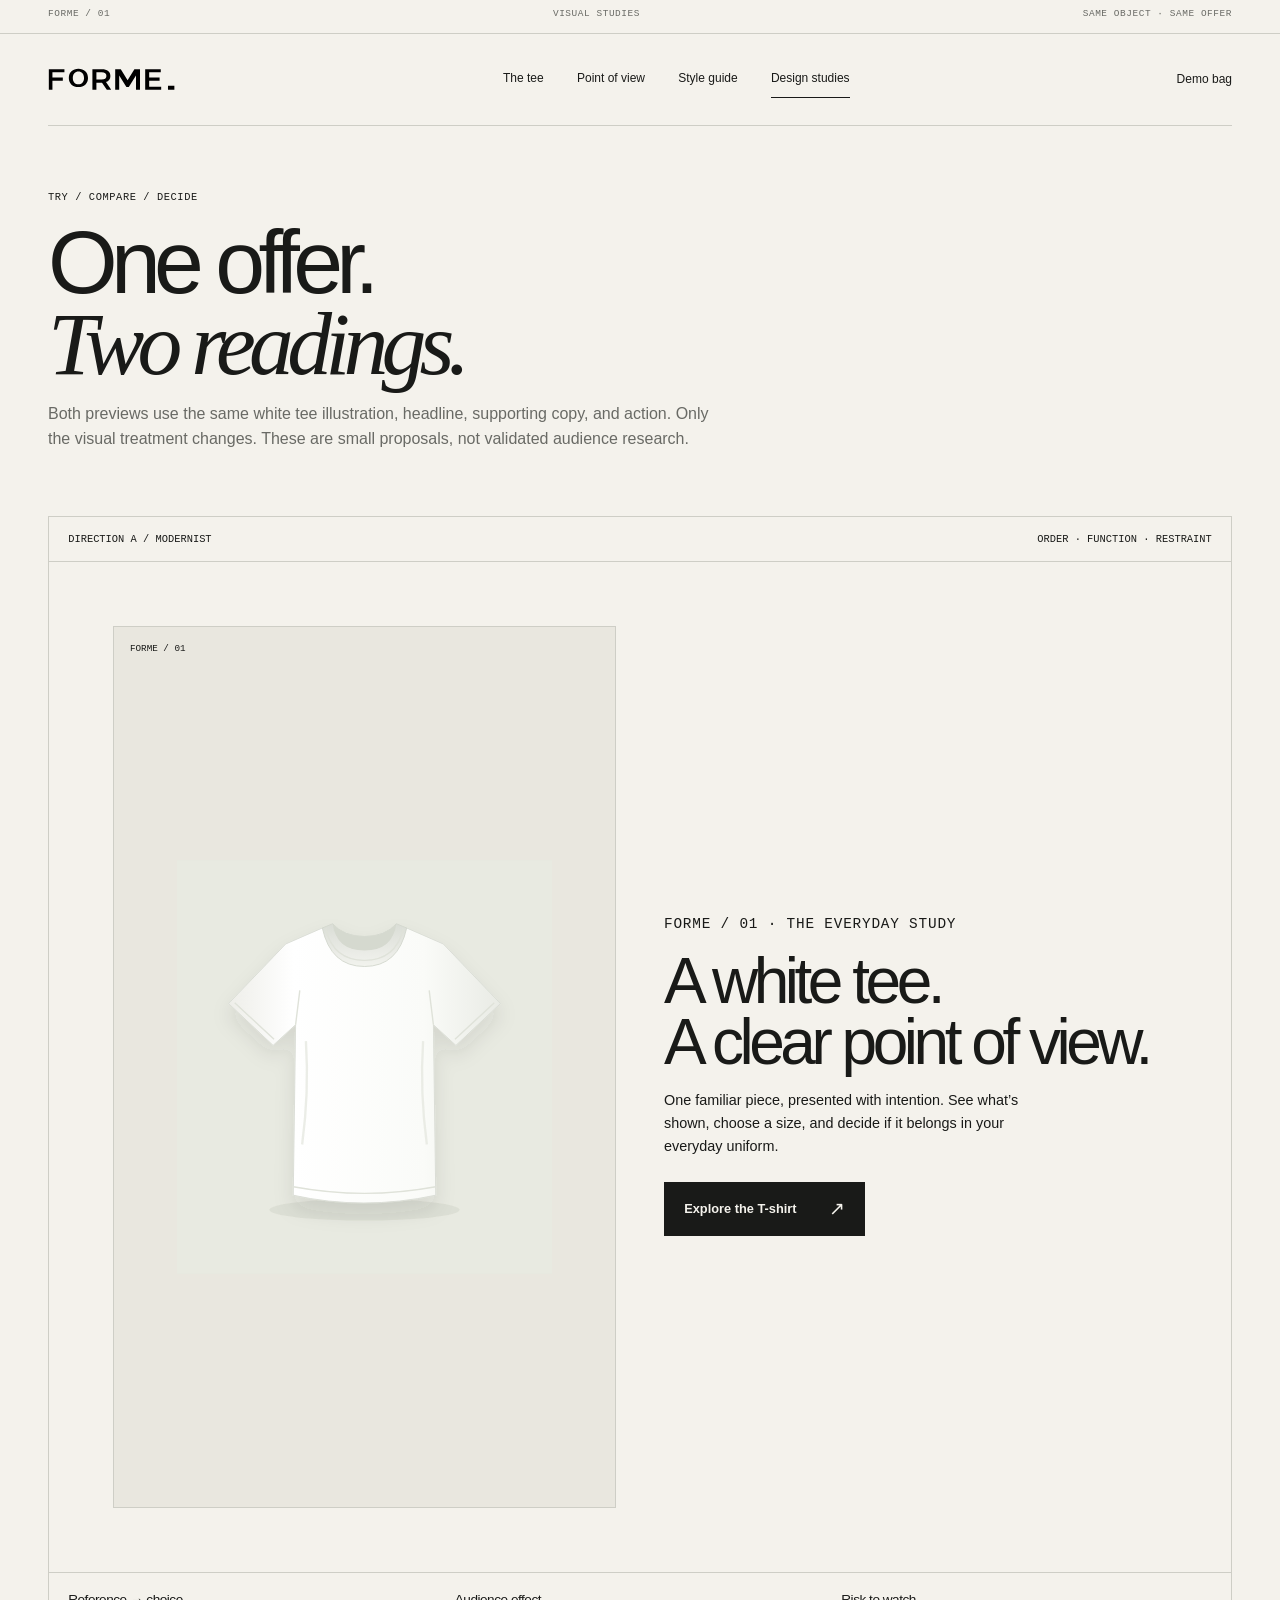
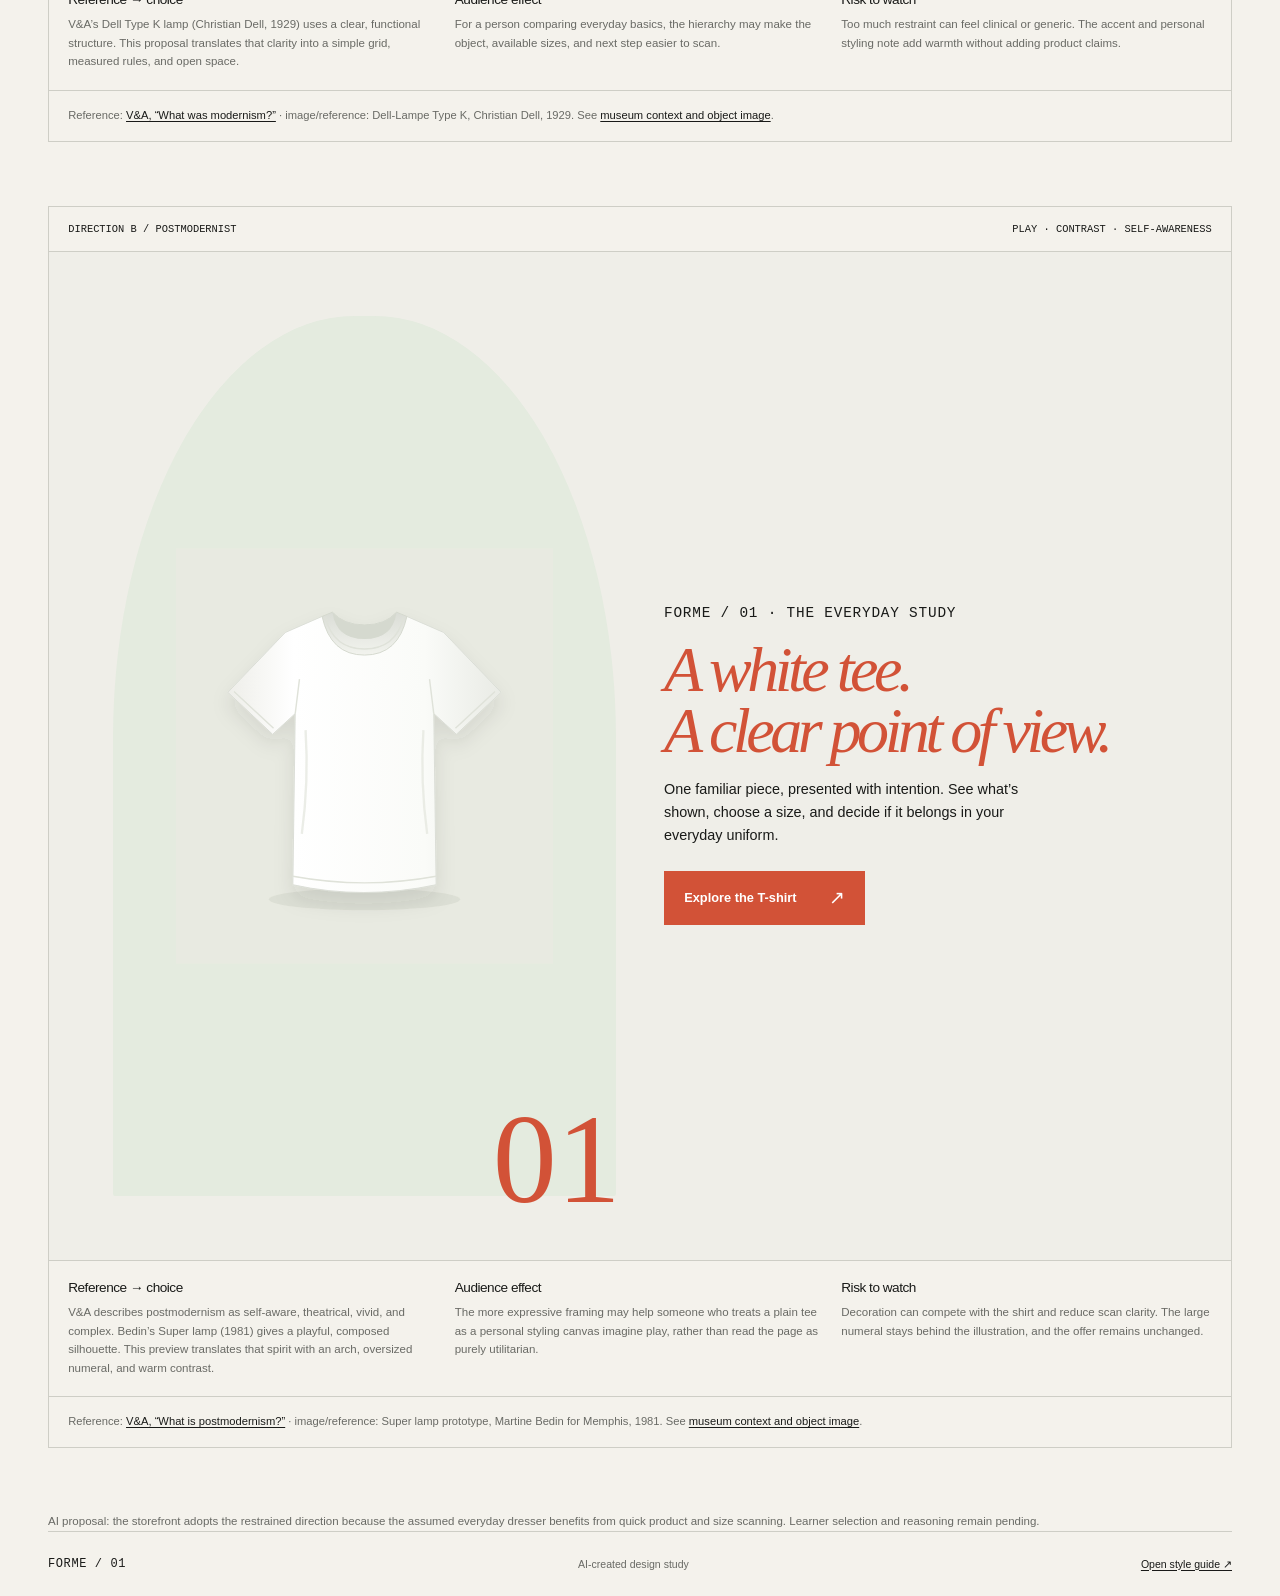
<file: public/explorations/index.html>
<!doctype html>
<html lang="en">
<head><meta charset="utf-8" /><meta name="viewport" content="width=device-width, initial-scale=1" /><meta name="description" content="Paired modernist and postmodernist hero studies for the same FORME white tee offer." /><title>Design studies — FORME / 01</title><link rel="icon" href="data:," /><link rel="stylesheet" href="../styles.css" /></head>
<body>
<a class="skip-link" href="#main">Skip to content</a><div class="topline"><span>FORME / 01</span><span>Visual studies</span><span>Same object · same offer</span></div>
<header class="site-header wrap"><a class="brand-link" href="../index.html" aria-label="Forme home"><img class="wordmark" src="../assets/forme-logo.svg" alt="Forme wordmark" width="160" height="34" /></a><nav class="main-nav" aria-label="Main navigation"><a class="nav-link" href="../index.html">The tee</a><a class="nav-link" href="../index.html#story">Point of view</a><a class="nav-link" href="../styleguide.html">Style guide</a><a class="nav-link" href="index.html" aria-current="page">Design studies</a></nav><a class="bag-link" href="../index.html#demo-bag">Demo bag</a></header>
<main id="main" class="wrap"><section class="study-intro"><p class="eyebrow">Try / compare / decide</p><h1>One offer.<br /><em>Two readings.</em></h1><p>Both previews use the same white tee illustration, headline, supporting copy, and action. Only the visual treatment changes. These are small proposals, not validated audience research.</p></section>
<article class="study-card"><div class="study-top"><span>Direction A / Modernist</span><span>Order · function · restraint</span></div><section class="preview preview-modern" aria-label="Modernist hero preview"><div class="preview-image"><img src="../assets/white-shirt.svg" alt="Plain white T-shirt illustration" width="800" height="880" /></div><div class="preview-copy"><p class="eyebrow">FORME / 01 · THE EVERYDAY STUDY</p><h3>A white tee.<br />A clear point of view.</h3><p>One familiar piece, presented with intention. See what’s shown, choose a size, and decide if it belongs in your everyday uniform.</p><a class="button" href="../index.html#product">Explore the T-shirt <span aria-hidden="true">↗</span></a></div></section><div class="study-annotations"><div><h3>Reference → choice</h3><p>V&amp;A’s Dell Type K lamp (Christian Dell, 1929) uses a clear, functional structure. This proposal translates that clarity into a simple grid, measured rules, and open space.</p></div><div><h3>Audience effect</h3><p>For a person comparing everyday basics, the hierarchy may make the object, available sizes, and next step easier to scan.</p></div><div><h3>Risk to watch</h3><p>Too much restraint can feel clinical or generic. The accent and personal styling note add warmth without adding product claims.</p></div></div><div class="study-source">Reference: <a href="https://www.vam.ac.uk/articles/what-was-modernism">V&amp;A, “What was modernism?”</a> · image/reference: Dell-Lampe Type K, Christian Dell, 1929. See <a href="https://www.vam.ac.uk/articles/what-was-modernism">museum context and object image</a>.</div></article>
<article class="study-card"><div class="study-top"><span>Direction B / Postmodernist</span><span>Play · contrast · self-awareness</span></div><section class="preview preview-postmodern" aria-label="Postmodernist hero preview"><div class="preview-image"><img src="../assets/white-shirt.svg" alt="Plain white T-shirt illustration" width="800" height="880" /></div><div class="preview-copy"><p class="eyebrow">FORME / 01 · THE EVERYDAY STUDY</p><h3>A white tee.<br />A clear point of view.</h3><p>One familiar piece, presented with intention. See what’s shown, choose a size, and decide if it belongs in your everyday uniform.</p><a class="button" href="../index.html#product">Explore the T-shirt <span aria-hidden="true">↗</span></a></div></section><div class="study-annotations"><div><h3>Reference → choice</h3><p>V&amp;A describes postmodernism as self-aware, theatrical, vivid, and complex. Bedin’s Super lamp (1981) gives a playful, composed silhouette. This preview translates that spirit with an arch, oversized numeral, and warm contrast.</p></div><div><h3>Audience effect</h3><p>The more expressive framing may help someone who treats a plain tee as a personal styling canvas imagine play, rather than read the page as purely utilitarian.</p></div><div><h3>Risk to watch</h3><p>Decoration can compete with the shirt and reduce scan clarity. The large numeral stays behind the illustration, and the offer remains unchanged.</p></div></div><div class="study-source">Reference: <a href="https://www.vam.ac.uk/articles/what-is-postmodernism">V&amp;A, “What is postmodernism?”</a> · image/reference: Super lamp prototype, Martine Bedin for Memphis, 1981. See <a href="https://www.vam.ac.uk/articles/what-is-postmodernism">museum context and object image</a>.</div></article>
<p class="guide-note">AI proposal: the storefront adopts the restrained direction because the assumed everyday dresser benefits from quick product and size scanning. Learner selection and reasoning remain pending.</p>
</main><footer class="site-footer wrap"><a class="footer-logo" href="../index.html">FORME / 01</a><p>AI-created design study</p><a href="../styleguide.html">Open style guide <span aria-hidden="true">↗</span></a></footer>
</body></html>
</file>
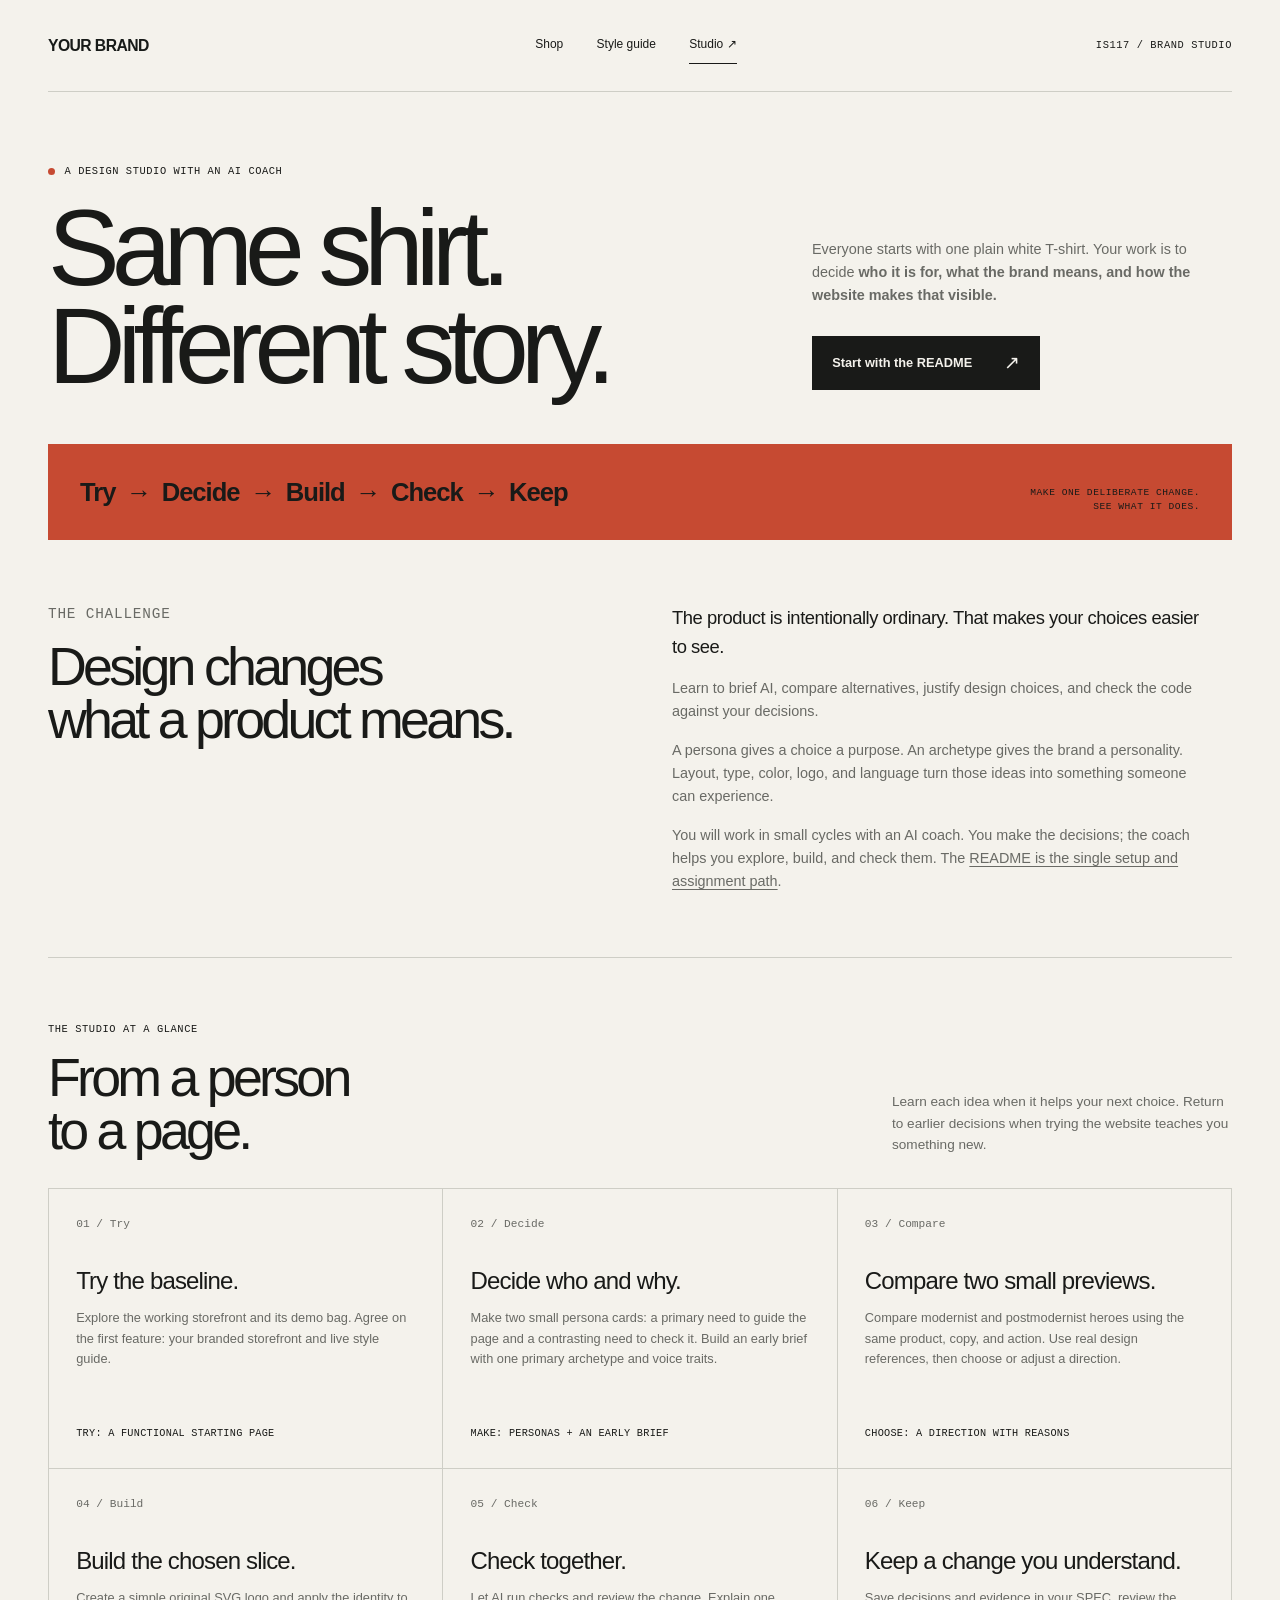
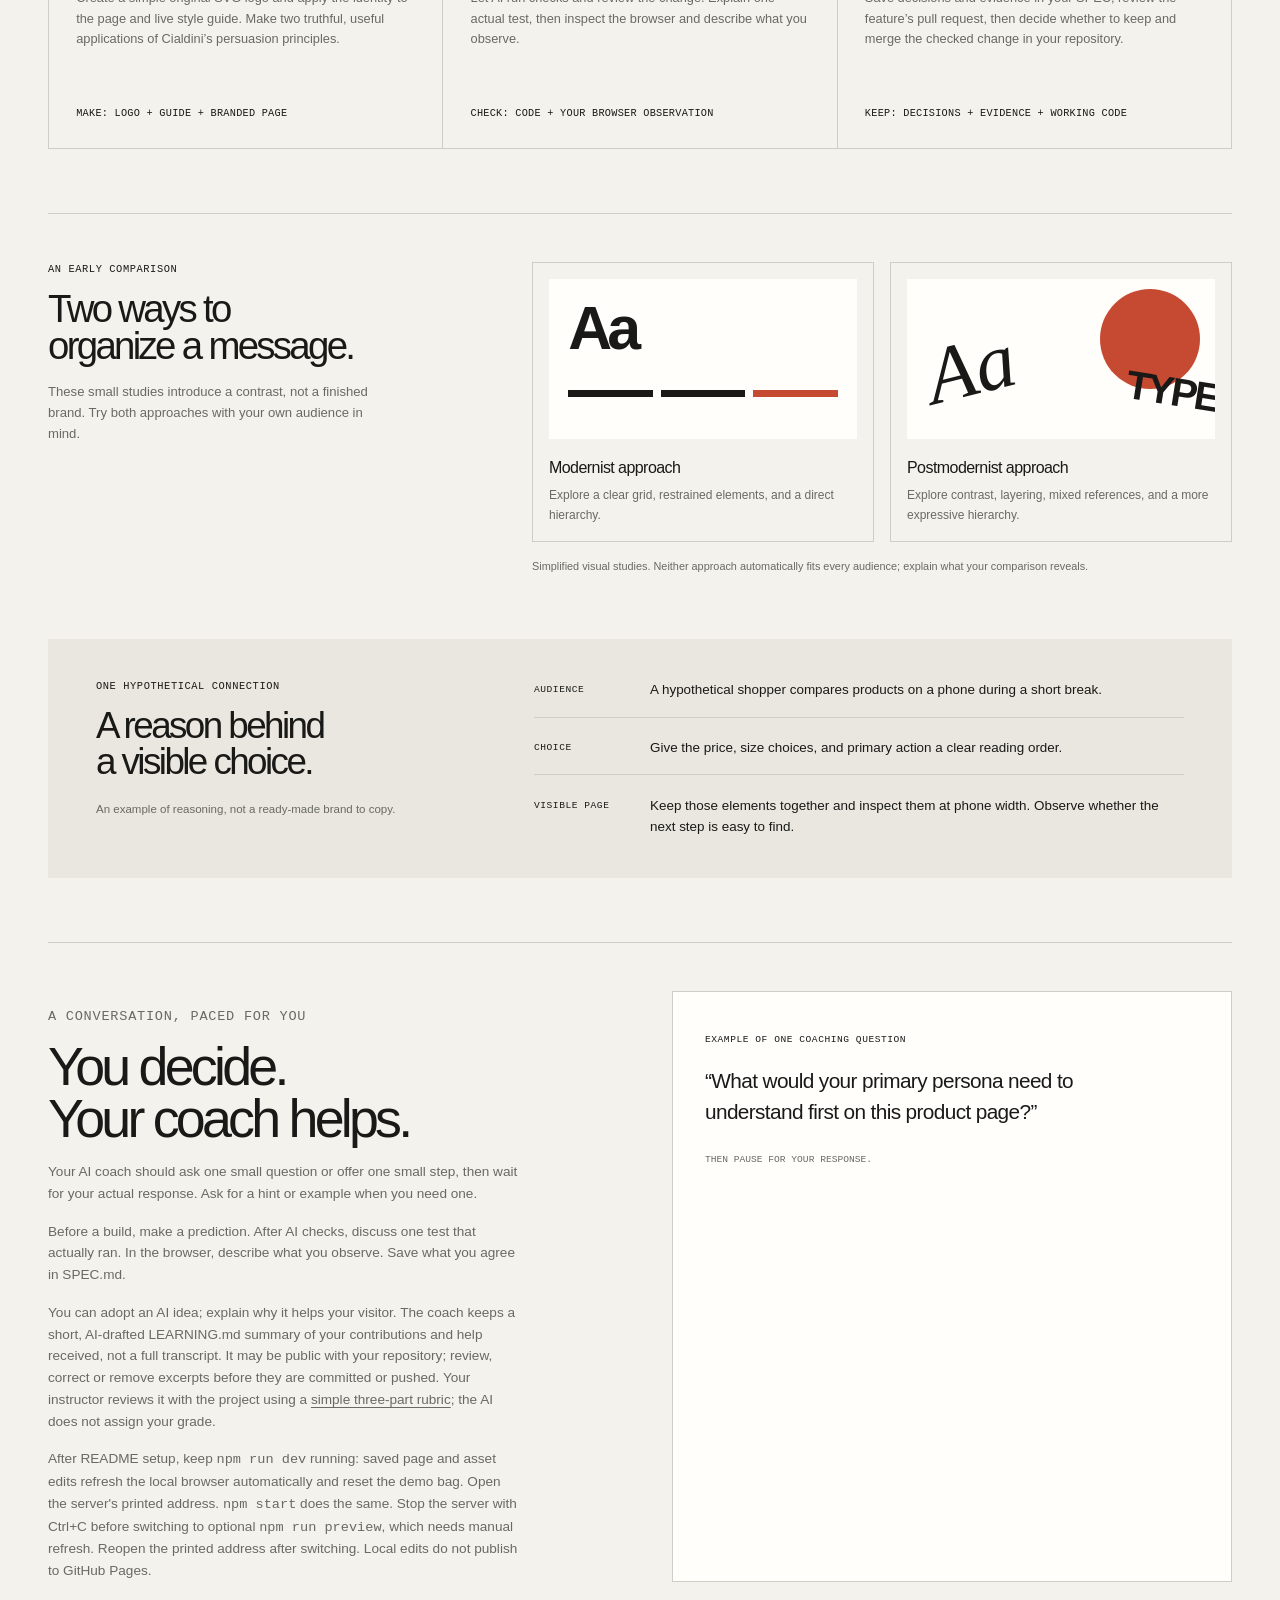
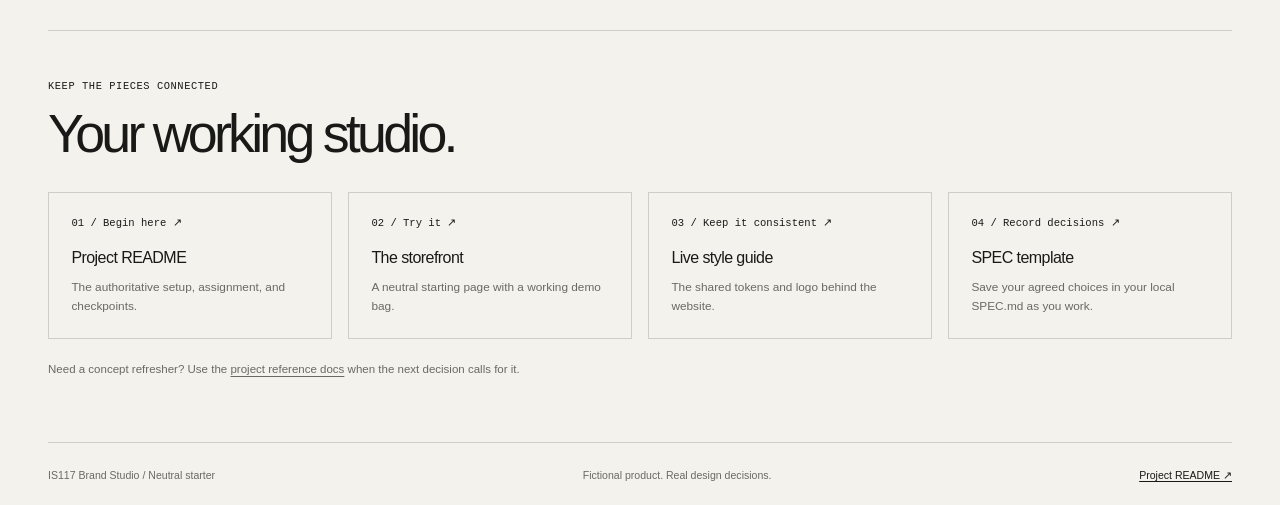
<file: public/studio.html>
<!doctype html>
<html lang="en">
  <head>
    <meta charset="utf-8" />
    <meta name="viewport" content="width=device-width, initial-scale=1" />
    <meta
      name="description"
      content="IS117 Brand Studio: turn one plain white T-shirt into a deliberate brand and website, with an AI coach and decisions you can explain."
    />
    <title>Same shirt. Different story. — IS117 Brand Studio</title>
    <link rel="icon" href="data:," />
    <link rel="stylesheet" href="styles.css" />
    <link rel="stylesheet" href="studio.css" />
  </head>
  <body>
    <a class="skip-link" href="#main">Skip to content</a>
    <header class="site-header wrap">
      <a
        class="brand-link"
        href="index.html"
        aria-label="Your Brand storefront home"
        ><img
          class="wordmark"
          src="assets/wordmark.svg"
          alt="Neutral starter wordmark"
          width="175"
          height="26"
      /></a>
      <nav class="main-nav" aria-label="Main navigation">
        <a class="nav-link" href="index.html">Shop</a
        ><a class="nav-link" href="styleguide.html">Style guide</a
        ><a class="nav-link" href="studio.html" aria-current="page"
          >Studio <span aria-hidden="true">↗</span></a
        >
      </nav>
      <span class="micro-label">IS117 / Brand Studio</span>
    </header>
    <main id="main">
      <section
        class="page-hero studio-hero wrap"
        aria-labelledby="studio-title"
      >
        <p class="eyebrow">
          <span class="status-dot" aria-hidden="true"></span> A design studio
          with an AI coach
        </p>
        <h1 id="studio-title">Same shirt.<br />Different story.</h1>
        <div class="hero-summary">
          <p>
            Everyone starts with one plain white T-shirt. Your work is to decide
            <strong
              >who it is for, what the brand means, and how the website makes
              that visible.</strong
            >
          </p>
          <a
            class="button button-primary"
            href="https://github.com/kaw393939/is117-brand-studio#readme"
            >Start with the README <span aria-hidden="true">↗</span></a
          >
        </div>
      </section>
      <div class="studio-ribbon wrap">
        <p class="cycle">
          Try <span aria-hidden="true">→</span> Decide
          <span aria-hidden="true">→</span> Build
          <span aria-hidden="true">→</span> Check
          <span aria-hidden="true">→</span> Keep
        </p>
        <p class="micro-label">
          Make one deliberate change.<br />See what it does.
        </p>
      </div>

      <section class="studio-intro wrap" aria-labelledby="why-title">
        <div>
          <p class="eyebrow">The challenge</p>
          <h2 id="why-title">Design changes<br />what a product means.</h2>
        </div>
        <div>
          <p class="lead">
            The product is intentionally ordinary. That makes your choices
            easier to see.
          </p>
          <p>
            Learn to brief AI, compare alternatives, justify design choices, and
            check the code against your decisions.
          </p>
          <p>
            A persona gives a choice a purpose. An archetype gives the brand a
            personality. Layout, type, color, logo, and language turn those
            ideas into something someone can experience.
          </p>
          <p>
            You will work in small cycles with an AI coach. You make the
            decisions; the coach helps you explore, build, and check them. The
            <a href="https://github.com/kaw393939/is117-brand-studio#readme"
              >README is the single setup and assignment path</a
            >.
          </p>
        </div>
      </section>

      <section class="path-section wrap" aria-labelledby="path-title">
        <div class="path-intro">
          <div>
            <p class="eyebrow">The studio at a glance</p>
            <h2 id="path-title">From a person<br />to a page.</h2>
          </div>
          <p>
            Learn each idea when it helps your next choice. Return to earlier
            decisions when trying the website teaches you something new.
          </p>
        </div>
        <ol class="studio-path">
          <li>
            <span class="stage-number">01 / Try</span>
            <h3>Try the baseline.</h3>
            <p>
              Explore the working storefront and its demo bag. Agree on the
              first feature: your branded storefront and live style guide.
            </p>
            <p class="stage-output">Try: a functional starting page</p>
          </li>
          <li>
            <span class="stage-number">02 / Decide</span>
            <h3>Decide who and why.</h3>
            <p>
              Make two small persona cards: a primary need to guide the page and
              a contrasting need to check it. Build an early brief with one
              primary archetype and voice traits.
            </p>
            <p class="stage-output">Make: personas + an early brief</p>
          </li>
          <li>
            <span class="stage-number">03 / Compare</span>
            <h3>Compare two small previews.</h3>
            <p>
              Compare modernist and postmodernist heroes using the same product,
              copy, and action. Use real design references, then choose or
              adjust a direction.
            </p>
            <p class="stage-output">Choose: a direction with reasons</p>
          </li>
          <li>
            <span class="stage-number">04 / Build</span>
            <h3>Build the chosen slice.</h3>
            <p>
              Create a simple original SVG logo and apply the identity to the
              page and live style guide. Make two truthful, useful applications
              of Cialdini’s persuasion principles.
            </p>
            <p class="stage-output">Make: logo + guide + branded page</p>
          </li>
          <li>
            <span class="stage-number">05 / Check</span>
            <h3>Check together.</h3>
            <p>
              Let AI run checks and review the change. Explain one actual test,
              then inspect the browser and describe what you observe.
            </p>
            <p class="stage-output">Check: code + your browser observation</p>
          </li>
          <li>
            <span class="stage-number">06 / Keep</span>
            <h3>Keep a change you understand.</h3>
            <p>
              Save decisions and evidence in your SPEC, review the feature’s
              pull request, then decide whether to keep and merge the checked
              change in your repository.
            </p>
            <p class="stage-output">
              Keep: decisions + evidence + working code
            </p>
          </li>
        </ol>
      </section>

      <section
        class="comparison-section wrap"
        aria-labelledby="comparison-title"
      >
        <div>
          <p class="eyebrow">An early comparison</p>
          <h2 id="comparison-title">Two ways to<br />organize a message.</h2>
          <p class="comparison-description">
            These small studies introduce a contrast, not a finished brand. Try
            both approaches with your own audience in mind.
          </p>
        </div>
        <div class="comparison-grid">
          <article class="direction-card">
            <div class="direction-sketch modern-sketch" aria-hidden="true">
              <i></i><i></i><i></i>
            </div>
            <h3>Modernist approach</h3>
            <p>
              Explore a clear grid, restrained elements, and a direct hierarchy.
            </p>
          </article>
          <article class="direction-card">
            <div class="direction-sketch postmodern-sketch" aria-hidden="true">
              <i></i>
            </div>
            <h3>Postmodernist approach</h3>
            <p>
              Explore contrast, layering, mixed references, and a more
              expressive hierarchy.
            </p>
          </article>
          <p class="comparison-caption">
            Simplified visual studies. Neither approach automatically fits every
            audience; explain what your comparison reveals.
          </p>
        </div>
      </section>

      <section class="example-section wrap" aria-labelledby="example-title">
        <div>
          <p class="eyebrow">One hypothetical connection</p>
          <h2 id="example-title">A reason behind<br />a visible choice.</h2>
          <p class="guide-note">
            An example of reasoning, not a ready-made brand to copy.
          </p>
        </div>
        <div class="example-chain">
          <div class="example-step">
            <span class="micro-label">Audience</span>
            <p>
              A hypothetical shopper compares products on a phone during a short
              break.
            </p>
          </div>
          <div class="example-step">
            <span class="micro-label">Choice</span>
            <p>
              Give the price, size choices, and primary action a clear reading
              order.
            </p>
          </div>
          <div class="example-step">
            <span class="micro-label">Visible page</span>
            <p>
              Keep those elements together and inspect them at phone width.
              Observe whether the next step is easy to find.
            </p>
          </div>
        </div>
      </section>

      <section class="coach-section wrap" aria-labelledby="coach-title">
        <div>
          <p class="eyebrow">A conversation, paced for you</p>
          <h2 id="coach-title">You decide.<br />Your coach helps.</h2>
          <p>
            Your AI coach should ask one small question or offer one small step,
            then wait for your actual response. Ask for a hint or example when
            you need one.
          </p>
          <p>
            Before a build, make a prediction. After AI checks, discuss one test
            that actually ran. In the browser, describe what you observe. Save
            what you agree in SPEC.md.
          </p>
          <p>
            You can adopt an AI idea; explain why it helps your visitor. The
            coach keeps a short, AI-drafted LEARNING.md summary of your
            contributions and help received, not a full transcript. It may be
            public with your repository; review, correct or remove excerpts
            before they are committed or pushed. Your instructor reviews it with
            the project using a
            <a
              href="https://github.com/kaw393939/is117-brand-studio/blob/main/docs/assessment.md"
              >simple three-part rubric</a
            >; the AI does not assign your grade.
          </p>
          <p>
            After README setup, keep <code>npm run dev</code> running: saved
            page and asset edits refresh the local browser automatically and
            reset the demo bag. Open the server's printed address.
            <code>npm start</code> does the same. Stop the server with Ctrl+C
            before switching to optional <code>npm run preview</code>, which
            needs manual refresh. Reopen the printed address after switching.
            Local edits do not publish to GitHub Pages.
          </p>
        </div>
        <blockquote class="coach-quote">
          <span class="micro-label">Example of one coaching question</span>
          <p>
            “What would your primary persona need to understand first on this
            product page?”
          </p>
          <footer>Then pause for your response.</footer>
        </blockquote>
      </section>

      <section class="resource-section wrap" aria-labelledby="resources-title">
        <p class="eyebrow">Keep the pieces connected</p>
        <h2 id="resources-title">Your working studio.</h2>
        <div class="resource-grid">
          <a
            class="resource-card"
            href="https://github.com/kaw393939/is117-brand-studio#readme"
            ><span>01 / Begin here ↗</span>
            <h3>Project README</h3>
            <p>The authoritative setup, assignment, and checkpoints.</p></a
          >
          <a class="resource-card" href="index.html"
            ><span>02 / Try it ↗</span>
            <h3>The storefront</h3>
            <p>A neutral starting page with a working demo bag.</p></a
          >
          <a class="resource-card" href="styleguide.html"
            ><span>03 / Keep it consistent ↗</span>
            <h3>Live style guide</h3>
            <p>The shared tokens and logo behind the website.</p></a
          >
          <a
            class="resource-card"
            href="https://github.com/kaw393939/is117-brand-studio/blob/main/SPEC.md"
            ><span>04 / Record decisions ↗</span>
            <h3>SPEC template</h3>
            <p>
              Save your agreed choices in your local SPEC.md as you work.
            </p></a
          >
        </div>
        <p class="guide-note">
          Need a concept refresher? Use the
          <a
            href="https://github.com/kaw393939/is117-brand-studio/tree/main/docs"
            >project reference docs</a
          >
          when the next decision calls for it.
        </p>
      </section>
    </main>
    <footer class="site-footer wrap">
      <p>
        IS117 Brand Studio <span class="footer-separator"> / </span> Neutral
        starter
      </p>
      <p class="footer-tagline">Fictional product. Real design decisions.</p>
      <a href="https://github.com/kaw393939/is117-brand-studio#readme"
        >Project README <span aria-hidden="true">↗</span></a
      >
    </footer>
  </body>
</html>
</file>
<file: public/styles.css>
:root {
  --color-paper: #f4f2ec;
  --color-ink: #191a18;
  --color-muted: #696a65;
  --color-line: #cecec6;
  --color-accent: #c64a32;
  --color-soft: #e9e7df;
  --color-white: #fffefa;
  --color-danger: #9a3226;
  --font-body: "Helvetica Neue", Helvetica, Arial, sans-serif;
  --font-display: "Helvetica Neue", Helvetica, Arial, sans-serif;
  --font-mono: "SFMono-Regular", Consolas, "Liberation Mono", monospace;
  --space-1: .5rem; --space-2: 1rem; --space-3: 1.5rem; --space-4: 2rem; --space-5: 3rem; --space-6: 4.5rem;
  --page-width: 1440px;
}
* { box-sizing: border-box; }
html { scroll-behavior: smooth; scroll-padding-top: 1.5rem; }
body { margin: 0; background: var(--color-paper); color: var(--color-ink); font-family: var(--font-body); line-height: 1.6; -webkit-font-smoothing: antialiased; }
img, svg { display: block; max-width: 100%; }
button, a, input { -webkit-tap-highlight-color: transparent; }
a { color: inherit; text-underline-offset: .22em; text-decoration-thickness: 1px; }
a:hover { text-decoration-thickness: 2px; }
button, input { font: inherit; }
button { cursor: pointer; }
button:disabled { cursor: default; }
:focus-visible { outline: 3px solid var(--color-accent); outline-offset: 4px; }
[hidden] { display: none !important; }
::selection { background: var(--color-accent); color: var(--color-white); }
h1,h2,h3,p { margin: 0; }
h1,h2,h3 { font-family: var(--font-display); font-weight: 500; }
h1 { font-size: clamp(3.1rem, 6.25vw, 6.6rem); line-height: .91; letter-spacing: -.075em; }
h1 em,h2 i { font-family: Georgia, serif; font-weight: 400; }
h2 { font-size: clamp(2.2rem, 4.2vw, 4.6rem); line-height: .98; letter-spacing: -.07em; }
h3 { font-size: 1.25rem; line-height: 1.25; letter-spacing: -.035em; }
p + p { margin-top: var(--space-2); }
.wrap { width: min(calc(100% - 6rem), var(--page-width)); margin-inline: auto; }
.muted { color: var(--color-muted); }
.eyebrow,.micro-label,.visual-label,.image-caption,.section-number,.type-label,.token-name { font-family: var(--font-mono); font-size: .65rem; font-weight: 500; line-height: 1.5; letter-spacing: .055em; text-transform: uppercase; }
.eyebrow { display:flex; align-items:center; gap:.6rem; }
.status-dot { width:7px; height:7px; display:inline-block; background:var(--color-accent); border-radius:50%; }
.skip-link { position:fixed; top:8px; left:8px; z-index:10; transform:translateY(-180%); padding:.75rem 1rem; background:var(--color-ink); color:white; }
.skip-link:focus { transform:translateY(0); }
.topline { min-height:34px; display:flex; justify-content:space-between; gap:1rem; padding:.48rem 3rem; border-bottom:1px solid var(--color-line); color:var(--color-muted); font: .59rem var(--font-mono); letter-spacing:.06em; text-transform:uppercase; }
.site-header { min-height:92px; display:flex; align-items:center; gap:2.5rem; border-bottom:1px solid var(--color-line); }
.brand-link { display:inline-block; flex-shrink:0; }
.wordmark { width:128px; height:auto; color:var(--color-ink); }
.main-nav { display:flex; justify-content:center; align-items:center; gap:clamp(1rem,2.6vw,2.6rem); margin-inline:auto; }
.nav-link,.bag-link { text-decoration:none; font-size:.75rem; }
.nav-link { padding-block:.5rem; border-bottom:1px solid transparent; }
.nav-link:hover,.nav-link[aria-current="page"] { border-color:currentColor; }
.bag-link { display:flex; align-items:center; gap:.6rem; white-space:nowrap; }
.bag-count { display:grid; place-items:center; min-width:1.65rem; height:1.65rem; border:1px solid var(--color-ink); border-radius:50%; font: .65rem var(--font-mono); }
.product-section { display:grid; grid-template-columns:1.08fr .92fr; gap:clamp(3rem,8vw,8.5rem); padding-block:3.5rem 5rem; align-items:center; }
.product-visual { position:relative; background:var(--color-soft); overflow:hidden; }
.visual-label { position:absolute; z-index:1; inset:1.2rem 1.3rem auto; display:flex; justify-content:space-between; gap:1rem; font-size:.57rem; }
.shirt-image { width:100%; height:auto; aspect-ratio:800 / 880; object-fit:contain; padding:2.4rem 5.5rem 1rem; }
.image-caption { display:flex; justify-content:space-between; gap:1rem; padding:1.1rem 1.3rem; border-top:1px solid var(--color-line); font-size:.57rem; }
.image-caption > :last-child { font-family:var(--font-body); font-size:1.4rem; line-height:1; }
.visual-index { position:absolute; right:1.5rem; bottom:4rem; color:var(--color-accent); font: clamp(2.4rem,5vw,5rem)/1 Georgia,serif; }
.product-information { max-width:540px; padding-block:1rem; }
.product-information h1 { margin-top:1.5rem; }
.product-information h1 em { color:var(--color-accent); }
.product-intro { margin-top:1.8rem; font-size:1.14rem; letter-spacing:-.025em; }
.product-description { max-width:390px; margin-top:.5rem; font-size:.87rem; }
.price-row { display:flex; align-items:center; justify-content:space-between; gap:1rem; margin-block:2rem 1.25rem; padding-bottom:1.15rem; border-bottom:1px solid var(--color-line); }
.price { font-size:1.5rem; letter-spacing:-.04em; font-weight:550; }
.price span { margin-left:.25rem; font: .62rem var(--font-mono); letter-spacing:0; }
.price-row .micro-label { color:var(--color-muted); font-size:.56rem; }
fieldset { min-width:0; padding:0; margin:0; border:0; }
legend { padding:0; font-size:.82rem; font-weight:600; }
.field-help { margin-top:.3rem; color:var(--color-muted); font-size:.72rem; }
.size-options { display:grid; grid-template-columns:repeat(4,1fr); gap:.55rem; margin-top:.9rem; }
.size-option { position:relative; cursor:pointer; }
.size-option input { position:absolute; opacity:0; width:100%; height:100%; margin:0; cursor:pointer; }
.size-option span { display:grid; place-items:center; min-height:3.1rem; border:1px solid var(--color-line); background:var(--color-paper); font-size:.8rem; transition:background 150ms ease,border-color 150ms ease; }
.size-option input:checked + span { background:var(--color-ink); border-color:var(--color-ink); color:var(--color-paper); }
.size-option input:hover + span { border-color:var(--color-ink); }
.size-option input:focus-visible + span { outline:3px solid var(--color-accent); outline-offset:3px; }
.size-option input:focus-visible { outline:none; }
.field-error { margin-top:.8rem; color:var(--color-danger); font-size:.8rem; font-weight:550; }
.button { display:inline-flex; align-items:center; justify-content:space-between; gap:2rem; min-height:3.35rem; border:1px solid var(--color-ink); padding:.85rem 1.2rem; font-size:.8rem; font-weight:550; line-height:1.4; text-decoration:none; transition:background 150ms ease,color 150ms ease; }
.button > span[aria-hidden] { font-size:1.2rem; line-height:1; }
.button-primary { background:var(--color-ink); color:var(--color-paper); }
.button-primary:hover { background:var(--color-accent); border-color:var(--color-accent); color:white; }
.button-secondary { background:transparent; color:var(--color-ink); }
.button-secondary:hover { background:var(--color-soft); }
.add-button { width:100%; margin-top:1.25rem; }
.demo-disclaimer { max-width:420px; margin-top:.8rem; color:var(--color-muted); font-size:.66rem; line-height:1.65; }
.product-facts { margin:1.6rem 0 0; }
.product-facts div { display:flex; justify-content:space-between; gap:1rem; padding-block:.58rem; border-top:1px solid var(--color-line); font-size:.69rem; }
.product-facts dt { color:var(--color-muted); }
.product-facts dd { margin:0; font-weight:500; text-align:right; }
.note-band { display:grid; grid-template-columns:.65fr 1.6fr .75fr; align-items:center; gap:2rem; padding-block:1.8rem; border-top:1px solid var(--color-line); border-bottom:1px solid var(--color-line); }
.note-band p { max-width:700px; font-size:clamp(1.2rem,2vw,1.8rem); line-height:1.22; letter-spacing:-.045em; }
.note-band a { font-size:.72rem; text-align:right; }
.story-section { display:grid; grid-template-columns:1fr 1fr; gap:3rem; padding-block:7rem; }
.story-mark { display:flex; flex-direction:column; justify-content:space-between; align-items:flex-start; min-height:280px; padding:1.4rem; background:var(--color-ink); color:var(--color-paper); font: .65rem var(--font-mono); letter-spacing:.05em; text-transform:uppercase; }
.story-mark span:first-child { font: clamp(2rem,4vw,4rem)/1 var(--font-display); letter-spacing:-.08em; }
.story-mark span:last-child { color:#c9c7c0; }
.story-copy { max-width:550px; }
.story-copy h2 { margin-top:1.2rem; }
.story-copy > p:not(.eyebrow) { max-width:500px; margin-top:1.4rem; color:#41423e; font-size:.92rem; }
.story-copy .story-footnote { padding-top:1rem; border-top:1px solid var(--color-line); color:var(--color-muted); font-size:.72rem !important; }
.details-section { display:grid; grid-template-columns:.9fr 1.1fr; gap:4rem; padding-block:4.5rem; border-top:1px solid var(--color-line); }
.details-heading h2 { margin-top:1rem; }
.details-list article { display:grid; grid-template-columns:3rem 1fr; gap:1rem; padding-block:1.2rem; border-bottom:1px solid var(--color-line); }
.details-list article:first-child { border-top:1px solid var(--color-line); }
.details-list article > span { color:var(--color-accent); font: .65rem var(--font-mono); }
.details-list h3 { font-size:1.05rem; }
.details-list p { max-width:500px; margin-top:.4rem; color:var(--color-muted); font-size:.82rem; }
.invitation { display:flex; flex-direction:column; align-items:center; text-align:center; padding-block:6rem; background:var(--color-soft); }
.invitation h2 { margin-top:1.2rem; }
.invitation h2 i { color:var(--color-accent); }
.invitation > p:not(.eyebrow) { margin-top:1.1rem; color:var(--color-muted); font-size:.84rem; }
.invitation .button { margin-top:1.5rem; min-width:200px; }
.bag-section { display:grid; grid-template-columns:1fr 1fr; gap:3rem; border-top:1px solid var(--color-line); padding-block:3.5rem; }
.bag-section h2 { margin-top:.6rem; font-size:clamp(2rem,3vw,3rem); }
.bag-details { padding-top:.2rem; font-size:.84rem; }
.bag-message { max-width:500px; }
.bag-items { list-style:none; margin:1rem 0; padding:0; }
.bag-items:empty { margin:0; }
.bag-items li { padding-block:.55rem; border-bottom:1px solid var(--color-line); font-size:.76rem; }
.text-button { padding:.5rem 0; border:0; background:transparent; color:var(--color-ink); font-size:.79rem; text-decoration:underline; text-underline-offset:.25rem; }
.text-button:disabled { opacity:.5; }
.bag-details .field-help { margin-top:.4rem; font-size:.68rem; }
.site-footer { display:flex; align-items:center; justify-content:space-between; gap:1.5rem; border-top:1px solid var(--color-line); padding-block:1.5rem; color:var(--color-muted); font-size:.66rem; }
.footer-logo { color:var(--color-ink); font: .75rem var(--font-mono); letter-spacing:.05em; text-decoration:none; }
.footer-tagline { margin:0; }
.site-footer a:last-child { color:var(--color-ink); }
/* Style guide shared components */
.page-hero { display:grid; grid-template-columns:1.25fr .75fr; align-items:end; gap:1.3rem 4rem; padding-block:4.5rem 3.5rem; }
.page-hero .eyebrow { grid-column:1/-1; }
.page-hero h1 { font-size:clamp(3rem,6vw,6rem); }
.hero-summary { max-width:420px; color:var(--color-muted); font-size:.9rem; }
.page-subnav { display:flex; flex-wrap:wrap; gap:1.3rem; padding-block:1rem; border-block:1px solid var(--color-line); }
.section-link { font: .63rem var(--font-mono); text-decoration:none; }
.guide-section { display:grid; grid-template-columns:.75fr 1.25fr; gap:4rem; padding-block:4rem; border-bottom:1px solid var(--color-line); }
.section-heading h2 { margin-top:1rem; font-size:clamp(2.2rem,4vw,3.8rem); }
.section-heading > p:last-child { max-width:280px; margin-top:1rem; color:var(--color-muted); font-size:.8rem; }
.guide-content { min-width:0; }
.draft-label { display:inline-block; padding:.35rem .55rem; border:1px solid var(--color-accent); color:var(--color-accent); font: .6rem var(--font-mono); text-transform:uppercase; }
.decision-grid,.voice-grid { display:grid; grid-template-columns:repeat(3,1fr); gap:1rem; margin-top:1.5rem; }
.decision-grid > div,.voice-grid > div { padding:1.1rem; border:1px solid var(--color-line); }
.decision-grid h3,.voice-grid h3 { font-size:.95rem; }
.decision-grid p,.voice-grid p { margin-top:.6rem; color:var(--color-muted); font-size:.75rem; }
.decision-grid .undecided { color:var(--color-accent); font-weight:600; }
.logo-board { display:grid; place-items:center; min-height:170px; background:var(--color-soft); padding:2rem; color:var(--color-ink); }
.logo-board img { width:min(320px,85%); }
.logo-variants { display:grid; grid-template-columns:1fr 1fr; gap:1rem; margin-top:1rem; }
.logo-variant { min-height:105px; display:flex; flex-direction:column; justify-content:center; gap:1rem; padding:1rem; border:1px solid var(--color-line); }
.logo-small { width:110px; }
.logo-mono { width:190px; filter:grayscale(1); }
.logo-variant p,.guide-note { color:var(--color-muted); font-size:.72rem; }
.guide-note { margin-top:1.3rem; line-height:1.6; }
.palette-grid { display:grid; grid-template-columns:repeat(3,1fr); gap:.8rem; }
.palette-card { padding:.6rem; border:1px solid var(--color-line); }
.color-swatch { height:75px; background:var(--swatch-color); border:1px solid var(--color-line); }
.palette-card h3 { margin-top:.7rem; font-size:.9rem; }
.palette-card code,.spacing-token code { display:block; margin-top:.25rem; color:var(--color-accent); font-size:.62rem; }
.palette-card p { margin-top:.4rem; color:var(--color-muted); font-size:.67rem; }
.type-specimen { padding-block:1.1rem; border-bottom:1px solid var(--color-line); }
.type-label { color:var(--color-muted); font-size:.58rem; }
.type-display { margin-top:.8rem; font-size:clamp(2rem,4vw,3.7rem); letter-spacing:-.07em; line-height:1; }
.type-body { max-width:540px; margin-top:.7rem; font-size:.88rem; }
.type-mono { margin-top:.7rem; font: .8rem var(--font-mono); }
.spacing-grid { display:grid; grid-template-columns:repeat(3,1fr); gap:1rem; }
.spacing-token { display:flex; flex-direction:column; gap:.4rem; }
.spacing-bar { width:var(--token-size); height:38px; background:var(--color-accent); }
.token-name { font-size:.58rem; }
.button-samples { display:flex; flex-wrap:wrap; gap:1rem; }
.button-samples .button { min-width:190px; }
.voice-grid { grid-template-columns:1fr 1fr; }
.voice-example { color:var(--color-accent) !important; font: italic 1.4rem Georgia,serif; }
.guide-footer-note { display:flex; align-items:center; justify-content:space-between; gap:2rem; padding-block:2rem; color:var(--color-muted); font-size:.75rem; }
.guide-footer-note p { max-width:750px; }
.guide-footer-note a { color:var(--color-ink); }
/* Paired design studies */
.study-intro { padding-block:4rem 2rem; }
.study-intro h1 { margin-top:1rem; font-size:clamp(3rem,7vw,6rem); }
.study-intro p:last-child { max-width:680px; margin-top:1rem; color:var(--color-muted); }
.study-card { margin-block:2rem 4rem; border:1px solid var(--color-line); }
.study-card h2 { font-size:2rem; }
.study-top { display:flex; justify-content:space-between; gap:1rem; padding:1rem 1.2rem; border-bottom:1px solid var(--color-line); font: .65rem var(--font-mono); text-transform:uppercase; }
.preview { min-height:460px; display:grid; grid-template-columns:1fr 1fr; gap:3rem; align-items:center; padding:clamp(1.5rem,5vw,4rem); overflow:hidden; }
.preview-image { position:relative; display:grid; place-items:center; min-height:340px; background:var(--color-soft); }
.preview-image img { width:75%; }
.preview-copy h3 { margin-top:1rem; font-size:clamp(2.4rem,5vw,4.5rem); line-height:.95; letter-spacing:-.07em; }
.preview-copy p { max-width:400px; margin-top:1rem; font-size:.9rem; }
.preview-copy .button { margin-top:1.5rem; }
.preview-modern { background:#f4f2ec; }
.preview-modern .preview-image { background:#e9e7df; border:1px solid #cecec6; }
.preview-modern .preview-image:before { content:"FORME / 01"; position:absolute; top:1rem; left:1rem; font: .58rem var(--font-mono); }
.preview-modern .button { background:#191a18; color:#f4f2ec; }
.preview-postmodern { background:#efeee8; }
.preview-postmodern .preview-image { background:#e4ebdf; border-radius:48% 48% 2px 2px; }
.preview-postmodern .preview-image:after { content:"01"; position:absolute; right:-.3rem; bottom:-.9rem; color:#d25237; font: 8rem/.8 Georgia,serif; }
.preview-postmodern .preview-copy h3 { color:#d25237; font-family:Georgia,serif; font-style:italic; font-weight:400; }
.preview-postmodern .button { background:#d25237; border-color:#d25237; color:white; }
.study-annotations { display:grid; grid-template-columns:repeat(3,1fr); gap:1rem; padding:1.2rem; border-top:1px solid var(--color-line); }
.study-annotations h3 { font-size:.85rem; }
.study-annotations p { margin-top:.4rem; color:var(--color-muted); font-size:.72rem; }
.study-source { padding:1rem 1.2rem; border-top:1px solid var(--color-line); color:var(--color-muted); font-size:.7rem; }
.study-source a { color:var(--color-ink); }
@media (max-width:900px) {
  .wrap { width:min(calc(100% - 3rem),var(--page-width)); }
  .topline { padding-inline:1.5rem; }
  .site-header { gap:1.4rem; }
  .main-nav { gap:1rem; }
  .nav-link { font-size:.69rem; }
  .product-section { gap:2.5rem; }
  .shirt-image { padding-inline:3rem; }
  .note-band { grid-template-columns:.7fr 1.3fr; }
  .note-band a { grid-column:2; text-align:left; }
  .guide-section { gap:2rem; }
}
@media (max-width:640px) {
  .wrap { width:calc(100% - 2rem); }
  .topline { padding-inline:1rem; font-size:.5rem; }
  .topline span:nth-child(2) { display:none; }
  .site-header { min-height:75px; gap:.8rem; flex-wrap:wrap; padding-block:.75rem; }
  .wordmark { width:105px; }
  .main-nav { order:3; width:100%; justify-content:space-between; gap:.4rem; margin:0; }
  .nav-link { font-size:.66rem; }
  .bag-link { margin-left:auto; font-size:.7rem; }
  .product-section { grid-template-columns:1fr; gap:2rem; padding-block:1.5rem 3rem; }
  .shirt-image { padding:2.6rem 4rem .7rem; }
  .product-information { padding-block:.4rem; }
  h1 { font-size:clamp(3.3rem,15vw,5rem); }
  .product-information h1 { margin-top:1.1rem; }
  .product-intro { margin-top:1.3rem; }
  .price-row { margin-top:1.5rem; }
  .note-band { grid-template-columns:1fr; gap:.8rem; padding-block:1.4rem; }
  .note-band a { grid-column:auto; text-align:left; }
  .story-section,.details-section,.bag-section { grid-template-columns:1fr; gap:1.5rem; padding-block:3rem; }
  .story-mark { min-height:180px; }
  .invitation { padding-block:4rem; }
  .site-footer { align-items:flex-start; flex-direction:column; gap:.55rem; }
  .page-hero { grid-template-columns:1fr; gap:1rem; padding-block:3rem 2rem; }
  .page-hero .eyebrow { grid-column:auto; }
  .page-subnav { gap:.75rem 1rem; }
  .guide-section { grid-template-columns:1fr; gap:1.5rem; padding-block:2.5rem; }
  .decision-grid { grid-template-columns:1fr; }
  .palette-grid { grid-template-columns:repeat(2,1fr); }
  .study-intro { padding-block:2.5rem 1rem; }
  .preview { grid-template-columns:1fr; gap:1.5rem; padding:1rem; }
  .preview-image { min-height:260px; }
  .preview-copy { padding:1rem .4rem 1.5rem; }
  .study-annotations { grid-template-columns:1fr; }
  .study-top { font-size:.56rem; }
  .guide-footer-note { align-items:flex-start; flex-direction:column; }
}
@media (prefers-reduced-motion:reduce) { html { scroll-behavior:auto; } *,*:before,*:after { transition-duration:.01ms !important; } }
</file>
<file: public/studio.css>
/* Assignment overview: the README remains the setup authority. */
.studio-hero {
  padding-bottom: 3rem;
}

.studio-hero h1 {
  font-size: clamp(4rem, 8.4vw, 9rem);
}

.studio-hero .hero-summary {
  padding-bottom: 0.4rem;
}

.studio-hero .button {
  margin-top: 1.8rem;
}

.studio-ribbon {
  display: grid;
  grid-template-columns: 1fr auto;
  align-items: center;
  gap: 1.5rem;
  background: var(--color-accent);
  padding: 1.6rem 2rem;
}

.cycle {
  font-size: clamp(1.15rem, 2vw, 1.8rem);
  font-weight: 550;
  letter-spacing: -0.04em;
  line-height: 1.5;
}

.cycle span {
  font-weight: 350;
  margin-inline: 0.3rem;
}

.studio-ribbon .micro-label {
  max-width: 205px;
  text-align: right;
  font-size: 0.6rem;
}

.studio-intro {
  display: grid;
  grid-template-columns: 1fr 1fr;
  gap: 4rem;
  padding-block: 4rem;
  border-bottom: 1px solid var(--color-line);
}

.studio-intro h2 {
  margin-top: 0.9rem;
}

.studio-intro p {
  font-size: 0.9rem;
  color: var(--color-muted);
  max-width: 540px;
}

.studio-intro .lead {
  font-size: 1.15rem;
  color: var(--color-ink);
  line-height: 1.55;
  letter-spacing: -0.025em;
}

.path-section {
  padding-block: 4rem;
}

.path-intro {
  display: flex;
  justify-content: space-between;
  gap: 2rem;
  align-items: end;
  margin-bottom: 2rem;
}

.path-intro h2 {
  margin-top: 0.8rem;
}

.path-intro > p {
  font-size: 0.85rem;
  color: var(--color-muted);
  max-width: 340px;
}

.studio-path {
  margin: 0;
  padding: 0;
  list-style: none;
  display: grid;
  grid-template-columns: repeat(3, 1fr);
  border-top: 1px solid var(--color-line);
  border-left: 1px solid var(--color-line);
}

.studio-path > li {
  min-height: 280px;
  border-right: 1px solid var(--color-line);
  border-bottom: 1px solid var(--color-line);
  padding: 1.7rem;
  display: flex;
  flex-direction: column;
}

.stage-number {
  font-family: var(--font-mono);
  font-size: 0.7rem;
  color: var(--color-muted);
  margin-bottom: 2rem;
}

.studio-path h3 {
  font-size: 1.5rem;
  margin-bottom: 0.75rem;
}

.studio-path p {
  font-size: 0.8rem;
  color: var(--color-muted);
}

.studio-path .stage-output {
  font-size: 0.64rem;
  text-transform: uppercase;
  font-family: var(--font-mono);
  letter-spacing: 0.025em;
  margin-top: auto;
  padding-top: 1.5rem;
  color: var(--color-ink);
}

.comparison-section {
  display: grid;
  grid-template-columns: 0.6fr 1fr;
  gap: 4rem;
  padding-block: 3rem 4rem;
  border-top: 1px solid var(--color-line);
}

.comparison-section h2 {
  font-size: clamp(2rem, 3vw, 3rem);
  margin-top: 0.75rem;
}

.comparison-description {
  color: var(--color-muted);
  font-size: 0.82rem;
  margin-top: 1rem;
  max-width: 350px;
}

.comparison-grid {
  display: grid;
  grid-template-columns: 1fr 1fr;
  gap: 1rem;
}

.direction-card {
  border: 1px solid var(--color-line);
  padding: 1rem;
}

.direction-sketch {
  height: 160px;
  margin-bottom: 1.2rem;
  background: var(--color-white);
  overflow: hidden;
  position: relative;
}

.modern-sketch {
  display: grid;
  grid-template-columns: repeat(3, 1fr);
  gap: 0.5rem;
  padding: 1.2rem;
}

.modern-sketch::before {
  content: "Aa";
  font-size: 3.8rem;
  font-weight: 650;
  line-height: 1;
  letter-spacing: -0.08em;
  grid-column: 1 / -1;
}

.modern-sketch i {
  display: block;
  background: var(--color-ink);
  height: 0.4rem;
}

.postmodern-sketch::before {
  content: "Aa";
  position: absolute;
  font-family: Georgia, serif;
  font-style: italic;
  font-size: 5rem;
  transform: rotate(-14deg);
  inset: 0 0 auto 1rem;
  z-index: 1;
}

.postmodern-sketch::after {
  content: "TYPE";
  position: absolute;
  right: -3px;
  bottom: 16px;
  font-weight: 800;
  font-size: 2.5rem;
  letter-spacing: -0.075em;
  transform: rotate(9deg);
  text-decoration: underline;
  text-decoration-color: var(--color-accent);
  text-decoration-thickness: 16px;
  text-underline-offset: -8px;
}

.postmodern-sketch i {
  position: absolute;
  display: block;
  width: 100px;
  height: 100px;
  right: 15px;
  top: 10px;
  background: var(--color-accent);
  border-radius: 50%;
}

.modern-sketch i:last-child {
  background: var(--color-accent);
}

.direction-card h3 {
  font-size: 1rem;
  margin-bottom: 0.5rem;
}

.direction-card p {
  font-size: 0.75rem;
  color: var(--color-muted);
}

.comparison-caption {
  grid-column: 1 / -1;
  color: var(--color-muted);
  font-size: 0.68rem;
}

.example-section {
  padding: 2.5rem 3rem;
  background: var(--color-soft);
  display: grid;
  grid-template-columns: 0.6fr 1fr;
  gap: 3rem;
  margin-bottom: 4rem;
}

.example-section h2 {
  font-size: 2.3rem;
  margin-top: 0.8rem;
}

.example-chain {
  display: grid;
  grid-template-columns: 1fr;
  gap: 1.2rem;
}

.example-step {
  display: grid;
  grid-template-columns: 100px 1fr;
  gap: 1rem;
  padding-bottom: 1rem;
  border-bottom: 1px solid var(--color-line);
}

.example-step:last-child {
  padding-bottom: 0;
  border-bottom: 0;
}

.example-step .micro-label {
  font-size: 0.6rem;
  padding-top: 0.25rem;
}

.example-step p {
  font-size: 0.84rem;
}

.coach-section {
  display: grid;
  grid-template-columns: 1fr 1fr;
  gap: 4rem;
  border-top: 1px solid var(--color-line);
  padding-block: 3rem;
}

.coach-section h2 {
  margin-top: 0.8rem;
}

.coach-section p {
  font-size: 0.85rem;
  color: var(--color-muted);
  margin-top: 1rem;
  max-width: 470px;
}

.coach-quote {
  background: var(--color-white);
  border: 1px solid var(--color-line);
  margin: 0;
  padding: 2rem;
}

.coach-quote .micro-label {
  font-size: 0.6rem;
}

.coach-quote p {
  color: var(--color-ink);
  font-size: 1.3rem;
  line-height: 1.5;
  letter-spacing: -0.03em;
}

.coach-quote footer {
  font-family: var(--font-mono);
  font-size: 0.6rem;
  text-transform: uppercase;
  color: var(--color-muted);
  margin-top: 1.5rem;
}

.resource-section {
  border-top: 1px solid var(--color-line);
  padding-block: 3rem 4rem;
}

.resource-section h2 {
  margin-top: 0.8rem;
}

.resource-grid {
  display: grid;
  grid-template-columns: repeat(4, 1fr);
  gap: 1rem;
  margin-top: 2rem;
}

.resource-card {
  display: block;
  border: 1px solid var(--color-line);
  padding: 1.4rem;
  text-decoration: none;
}

.resource-card:hover {
  background: var(--color-soft);
}

.resource-card span {
  display: block;
  margin-bottom: 1rem;
  font-size: 0.66rem;
  font-family: var(--font-mono);
}

.resource-card h3 {
  font-size: 1rem;
}

.resource-card p {
  font-size: 0.74rem;
  color: var(--color-muted);
  margin-top: 0.6rem;
}

@media (width <= 1100px) {
  .studio-path > li {
    padding: 1.4rem;
  }

  .comparison-section {
    grid-template-columns: 0.65fr 1fr;
    gap: 2rem;
  }

  .example-section {
    gap: 2rem;
    padding: 2rem;
  }
}

@media (width <= 760px) {
  .studio-hero h1 {
    font-size: clamp(4rem, 13vw, 7rem);
  }

  .studio-hero .button {
    margin-top: 1.3rem;
  }

  .studio-ribbon {
    padding: 1.5rem;
    grid-template-columns: 1fr;
    gap: 0.7rem;
  }

  .studio-ribbon .micro-label {
    text-align: left;
    max-width: none;
  }

  .cycle span {
    margin-inline: 0.1rem;
  }

  .studio-intro {
    grid-template-columns: 1fr;
    gap: 1.7rem;
    padding-block: 2.5rem;
  }

  .studio-intro p {
    max-width: none;
  }

  .path-section {
    padding-block: 2.5rem;
  }

  .path-intro {
    align-items: start;
    flex-direction: column;
    gap: 1.2rem;
  }

  .path-intro > p {
    max-width: 540px;
  }

  .studio-path {
    grid-template-columns: repeat(2, 1fr);
  }

  .studio-path > li {
    min-height: 270px;
  }

  .studio-path h3 {
    font-size: 1.3rem;
  }

  .stage-number {
    margin-bottom: 1.5rem;
  }

  .comparison-section {
    grid-template-columns: 1fr;
    gap: 1.5rem;
    padding-block: 2.5rem;
  }

  .comparison-description {
    max-width: 540px;
  }

  .example-section {
    grid-template-columns: 1fr;
    gap: 2rem;
    padding: 1.6rem;
    margin-bottom: 2.5rem;
  }

  .coach-section {
    grid-template-columns: 1fr;
    gap: 1.7rem;
    padding-block: 2.5rem;
  }

  .coach-section p {
    max-width: none;
  }

  .coach-quote {
    padding: 1.6rem;
  }

  .resource-section {
    padding-block: 2.5rem 3rem;
  }

  .resource-grid {
    grid-template-columns: repeat(2, 1fr);
  }
}

@media (width <= 420px) {
  .studio-path {
    grid-template-columns: 1fr;
  }

  .studio-path > li {
    min-height: 235px;
  }

  .example-step {
    grid-template-columns: 1fr;
    gap: 0.4rem;
  }

  .resource-grid {
    gap: 0.7rem;
  }

  .resource-card {
    padding: 1rem;
  }

  .comparison-grid {
    gap: 0.7rem;
  }

  .direction-card {
    padding: 0.75rem;
  }

  .direction-sketch {
    height: 135px;
  }
}
</file>
